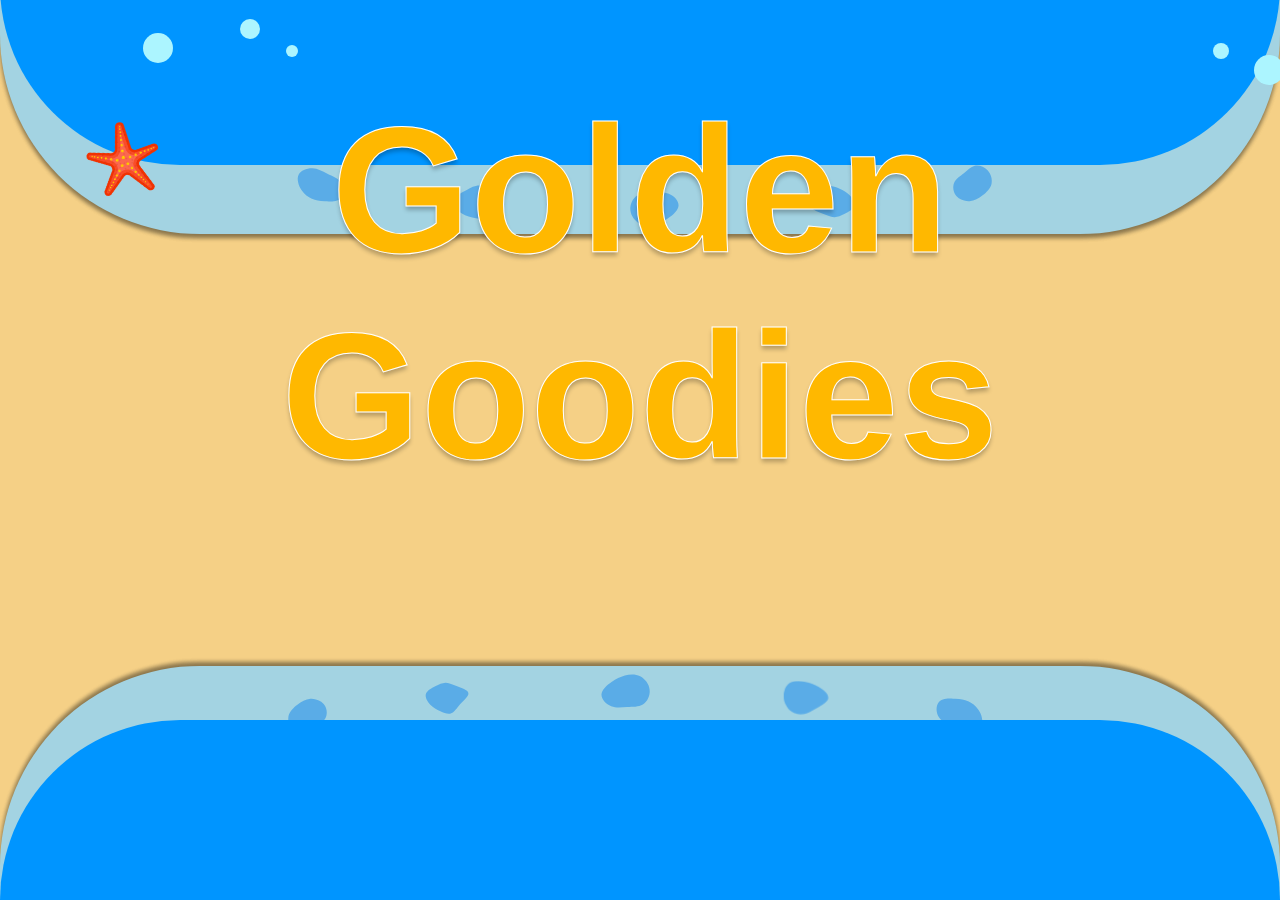
<file: index.html>
<!DOCTYPE html>
<html lang="en">
<head>
    <meta charset="UTF-8">
    <meta http-equiv="X-UA-Compatible" content="IE=edge">
    <meta name="viewport" content="width=device-width, initial-scale=1.0">
    <title>Home page</title>
    <link rel="stylesheet" href="css/style.css">
    <link rel="manifest" href="manifest.json">
</head>
<body class="body_bg_cl">
    <header>
        <div class="title">
            <h1>Golden</h1>
            <h1>Goodies</h1>
        </div>   
        <img class="starfish" src="img/starfish.png" alt="">
    </header>
    <div>
        <svg width='100' height='100' class="circle" id="circle1"><circle cx='30' cy='30' r='15' fill='#ACF5FF' /></svg>
        <svg width='100' height='100' class="circle" id="circle2"><circle cx='20' cy='20' r='10' fill='#ACF5FF' /></svg>
        <svg width='100' height='100' class="circle" id="circle3"><circle cx='10' cy='10' r='6' fill='#ACF5FF' /></svg>
        <svg width='100' height='100' class="circle" id="circle4"><circle cx='25' cy='25' r='15' fill='#ACF5FF' /></svg>
        <svg width='100' height='100' class="circle" id="circle5"><circle cx='15' cy='15' r='8' fill='#ACF5FF' /></svg>
    </div>
    
    <div class="elipse">
        <svg class="bubble" id="bubble1" viewBox="0 0 900 600" version="1.1"><g transform="translate(447.08231838479327 311.3558397159758)"><path d="M174.5 -150C224.5 -124.5 262.2 -62.2 249.4 -12.8C236.5 36.5 173.1 73.1 123.1 98.1C73.1 123.1 36.5 136.5 -4.9 141.5C-46.4 146.4 -92.9 142.9 -141.9 117.9C-190.9 92.9 -242.4 46.4 -245.9 -3.4C-249.3 -53.3 -204.5 -106.5 -155.5 -132C-106.5 -157.5 -53.3 -155.3 4.5 -159.7C62.2 -164.2 124.5 -175.5 174.5 -150" fill="rgb(90, 172, 231)"></path></g></svg>
        <svg class="bubble" id="bubble2" viewBox="0 0 900 600" version="1.1"><g transform="translate(443.29072794851845 288.54359724701953)"><path d="M153.5 -164C183 -124 180 -62 171.4 -8.6C162.8 44.8 148.6 89.6 119.1 139.6C89.6 189.6 44.8 244.8 4.7 240.1C-35.4 235.4 -70.7 170.7 -100.2 120.7C-129.7 70.7 -153.4 35.4 -161.1 -7.8C-168.9 -50.9 -160.8 -101.8 -131.3 -141.8C-101.8 -181.8 -50.9 -210.9 5.5 -216.5C62 -222 124 -204 153.5 -164" fill="rgb(90, 172, 231)"></path></g></svg>
        <svg class="bubble" id="bubble3" viewBox="0 0 900 600" version="1.1"><g transform="translate(447.2399631824156 282.3718381557526)"><path d="M123.5 -112.2C164.5 -82.5 205.2 -41.2 218.1 12.8C230.9 66.9 215.9 133.9 174.9 175.9C133.9 217.9 66.9 234.9 15.8 219.1C-35.4 203.4 -70.7 154.7 -109.4 112.7C-148 70.7 -190 35.4 -207.7 -17.7C-225.4 -70.7 -218.8 -141.4 -180.1 -171.1C-141.4 -200.8 -70.7 -189.4 -14.7 -174.6C41.2 -159.9 82.5 -141.8 123.5 -112.2" fill="rgb(90, 172, 231)"></path></g></svg>
        <svg class="bubble" id="bubble4" viewBox="0 0 900 600" version="1.1"><g transform="translate(472.76274490242076 316.4076519022509)"><path d="M98.3 -120.7C128.5 -91.9 154.9 -61.9 172.5 -21.6C190.1 18.7 199 69.3 177.4 98.3C155.8 127.3 103.7 134.6 60 139.7C16.2 144.7 -19.3 147.5 -49.5 136.4C-79.8 125.2 -104.8 100.1 -145 66.4C-185.1 32.6 -240.3 -9.7 -235.3 -42.1C-230.4 -74.6 -165.3 -97 -116.1 -122.5C-66.8 -148 -33.4 -176.5 0.3 -176.9C34.1 -177.3 68.1 -149.5 98.3 -120.7" fill="rgb(90, 172, 231)"></path></g></svg>
        <svg class="bubble" id="bubble5" viewBox="0 0 900 600" version="1.1"><g transform="translate(427.18921469042135 298.01338726796916)"><path d="M171 -183.3C207.2 -134.8 212.1 -67.4 209.4 -2.7C206.7 62 196.3 124 160.1 174C124 224 62 262 0.1 261.9C-61.8 261.8 -123.5 223.5 -148.5 173.5C-173.5 123.5 -161.8 61.8 -160.8 0.9C-159.9 -59.9 -169.7 -119.7 -144.7 -168.2C-119.7 -216.7 -59.9 -253.9 3.8 -257.6C67.4 -261.4 134.8 -231.8 171 -183.3" fill="rgb(90, 172, 231)"></path></g></svg>
    </div>
    <main>
        <a class="play-button" href="game.html">PLAY</a>
    </main>
    <footer>
        
        <div class="footer_bubbles">
            <!-- <svg width='100' height='100' class="footer_circle" id="footer_circle1"><circle cx='30' cy='30' r='15' fill='#ACF5FF' /></svg>
            <svg width='100' height='100' class="footer_circle" id="footer_circle2"><circle cx='20' cy='20' r='10' fill='#ACF5FF' /></svg>
            <svg width='100' height='100' class="footer_circle" id="footer_circle3"><circle cx='10' cy='10' r='6' fill='#ACF5FF' /></svg>
            <svg width='100' height='100' class="footer_circle" id="footer_circle4"><circle cx='25' cy='25' r='15' fill='#ACF5FF' /></svg>
            <svg width='100' height='100' class="footer_circle" id="footer_circle5"><circle cx='15' cy='15' r='8' fill='#ACF5FF' /></svg>
            <svg width='100' height='100' class="footer_circle" id="footer_circle6"><circle cx='20' cy='20' r='13' fill='#ACF5FF' /></svg>
            <svg width='100' height='100' class="footer_circle" id="footer_circle7"><circle cx='15' cy='15' r='8' fill='#ACF5FF' /></svg> -->
        </div>
        
        <div class="elipse">
            <svg class="bubble" id="bubble1" viewBox="0 0 900 600" version="1.1"><g transform="translate(447.08231838479327 311.3558397159758)"><path d="M174.5 -150C224.5 -124.5 262.2 -62.2 249.4 -12.8C236.5 36.5 173.1 73.1 123.1 98.1C73.1 123.1 36.5 136.5 -4.9 141.5C-46.4 146.4 -92.9 142.9 -141.9 117.9C-190.9 92.9 -242.4 46.4 -245.9 -3.4C-249.3 -53.3 -204.5 -106.5 -155.5 -132C-106.5 -157.5 -53.3 -155.3 4.5 -159.7C62.2 -164.2 124.5 -175.5 174.5 -150" fill="rgb(90, 172, 231)"></path></g></svg>
            <svg class="bubble" id="bubble2" viewBox="0 0 900 600" version="1.1"><g transform="translate(443.29072794851845 288.54359724701953)"><path d="M153.5 -164C183 -124 180 -62 171.4 -8.6C162.8 44.8 148.6 89.6 119.1 139.6C89.6 189.6 44.8 244.8 4.7 240.1C-35.4 235.4 -70.7 170.7 -100.2 120.7C-129.7 70.7 -153.4 35.4 -161.1 -7.8C-168.9 -50.9 -160.8 -101.8 -131.3 -141.8C-101.8 -181.8 -50.9 -210.9 5.5 -216.5C62 -222 124 -204 153.5 -164" fill="rgb(90, 172, 231)"></path></g></svg>
            <svg class="bubble" id="bubble3" viewBox="0 0 900 600" version="1.1"><g transform="translate(447.2399631824156 282.3718381557526)"><path d="M123.5 -112.2C164.5 -82.5 205.2 -41.2 218.1 12.8C230.9 66.9 215.9 133.9 174.9 175.9C133.9 217.9 66.9 234.9 15.8 219.1C-35.4 203.4 -70.7 154.7 -109.4 112.7C-148 70.7 -190 35.4 -207.7 -17.7C-225.4 -70.7 -218.8 -141.4 -180.1 -171.1C-141.4 -200.8 -70.7 -189.4 -14.7 -174.6C41.2 -159.9 82.5 -141.8 123.5 -112.2" fill="rgb(90, 172, 231)"></path></g></svg>
            <svg class="bubble" id="bubble4" viewBox="0 0 900 600" version="1.1"><g transform="translate(472.76274490242076 316.4076519022509)"><path d="M98.3 -120.7C128.5 -91.9 154.9 -61.9 172.5 -21.6C190.1 18.7 199 69.3 177.4 98.3C155.8 127.3 103.7 134.6 60 139.7C16.2 144.7 -19.3 147.5 -49.5 136.4C-79.8 125.2 -104.8 100.1 -145 66.4C-185.1 32.6 -240.3 -9.7 -235.3 -42.1C-230.4 -74.6 -165.3 -97 -116.1 -122.5C-66.8 -148 -33.4 -176.5 0.3 -176.9C34.1 -177.3 68.1 -149.5 98.3 -120.7" fill="rgb(90, 172, 231)"></path></g></svg>
            <svg class="bubble" id="bubble5" viewBox="0 0 900 600" version="1.1"><g transform="translate(427.18921469042135 298.01338726796916)"><path d="M171 -183.3C207.2 -134.8 212.1 -67.4 209.4 -2.7C206.7 62 196.3 124 160.1 174C124 224 62 262 0.1 261.9C-61.8 261.8 -123.5 223.5 -148.5 173.5C-173.5 123.5 -161.8 61.8 -160.8 0.9C-159.9 -59.9 -169.7 -119.7 -144.7 -168.2C-119.7 -216.7 -59.9 -253.9 3.8 -257.6C67.4 -261.4 134.8 -231.8 171 -183.3" fill="rgb(90, 172, 231)"></path></g></svg>
        </div>
        <div class="footer_background"></div>
    </footer>
</body>
</html>
</file>
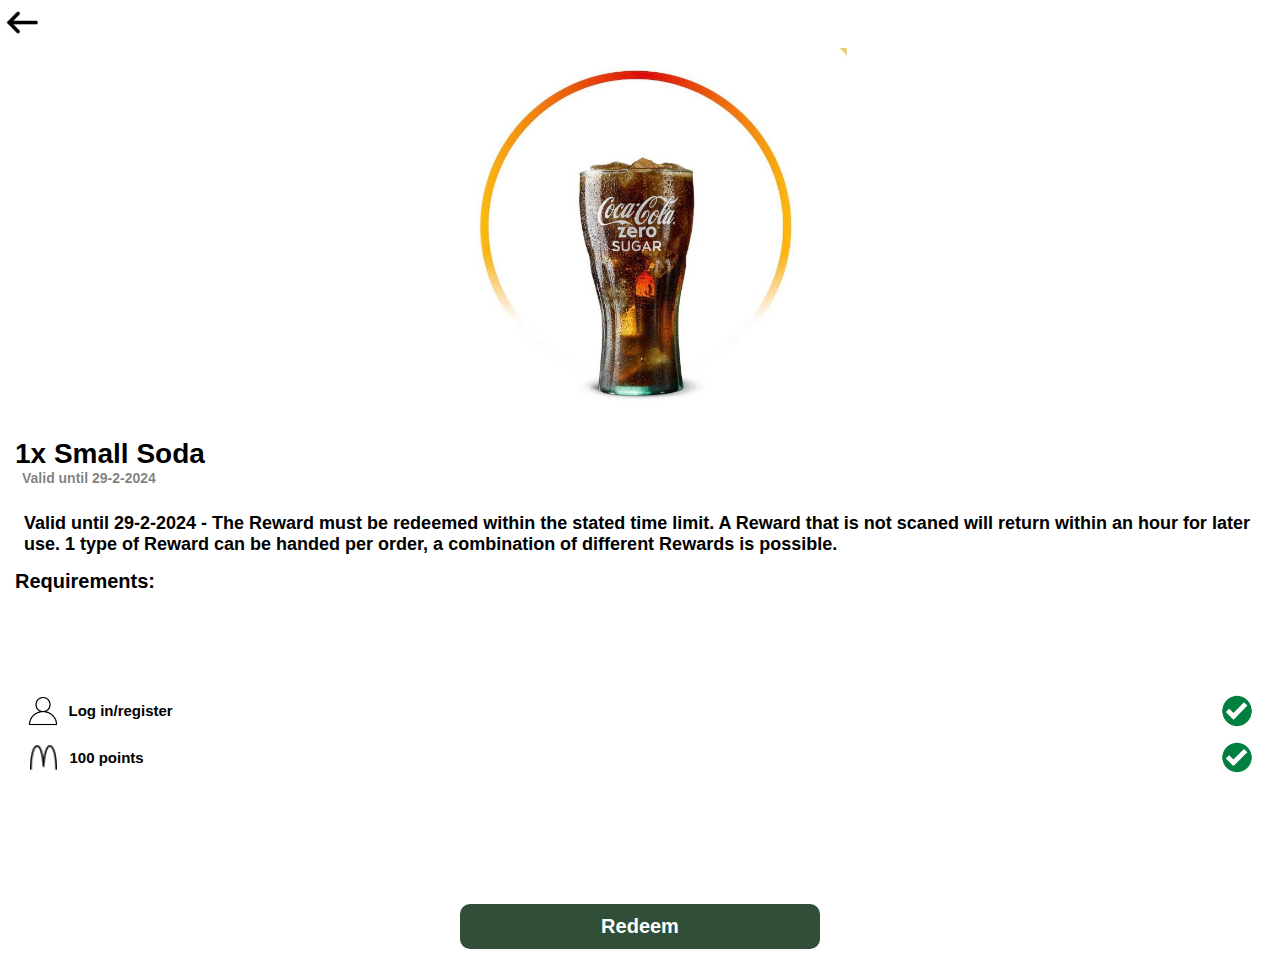
<file: cola.html>
<!DOCTYPE html>
<html lang="en" class="cola_page">
<head>
    <meta charset="UTF-8">
    <meta http-equiv="X-UA-Compatible" content="IE=edge">
    <meta name="viewport" content="width=device-width, initial-scale=1.0">
    <title>Document</title>
    <link rel="stylesheet" href="css/style.css">
</head>
<body>
    <div><a href="points_shop.html"><img class="back_arrow" src="img/arrow.png" alt=""></a></div>
    <img class="cola_img" src="img/cola.jpg" alt="">
    <section class="prize_description">
        <h1 class="prize_name">1x Small Soda</h1>
        <p>Valid until 29-2-2024</p>
        <p>Valid until 29-2-2024 - The Reward must be redeemed within the stated time limit. 
            A Reward that is not scaned will return within an hour for later use. 1 type of 
            Reward can be handed per order, a combination of different Rewards is possible.
        </p>
    </section>
    <diV id="QR"><img src="img/qr.png" alt="qr code" ></div>
    <section class="requirements">
        <h2 class="req_title">Requirements:</h2>
        <div class="req">
            <div>
                <img src="img/account.png" alt="">
                <p>Log in/register</p>
            </div>
            <img src="img/green_check_mark.png" alt="">
        </div>
        <div class="req">
            <div>
                <img id="mcdonalds_icon" src="img/mcdonald icon.png" alt="">
                <p>100 points</p>
            </div>            
            <img src="img/green_check_mark.png" alt="">
        </div>
    </section>
    <div class="red"><button class="btn_redeem" id="btn_redeem">Redeem</button></div>
    <div id="ogrooModel" class="redeem ogroobox" >
        <div class="dialog">
            <button onClick="overlay()" class="down_arrow" id="close"><img src="img/down-arrow.png" alt=""></button>
            <h2>Activate now?</h2>
            <img class="timer" src="img/time.png" alt="">
            <div class="time">
                <p>Redeem in</p>
                <p>15 minutes</p>
            </div>            
            <button class="btn_redeem" id="btn_activate">Activate</button>
            <p id="not_now">Not now</p>  
        </div>
    </div>   
    <script src="js/main.js"></script>
</body>
</html>
</file>
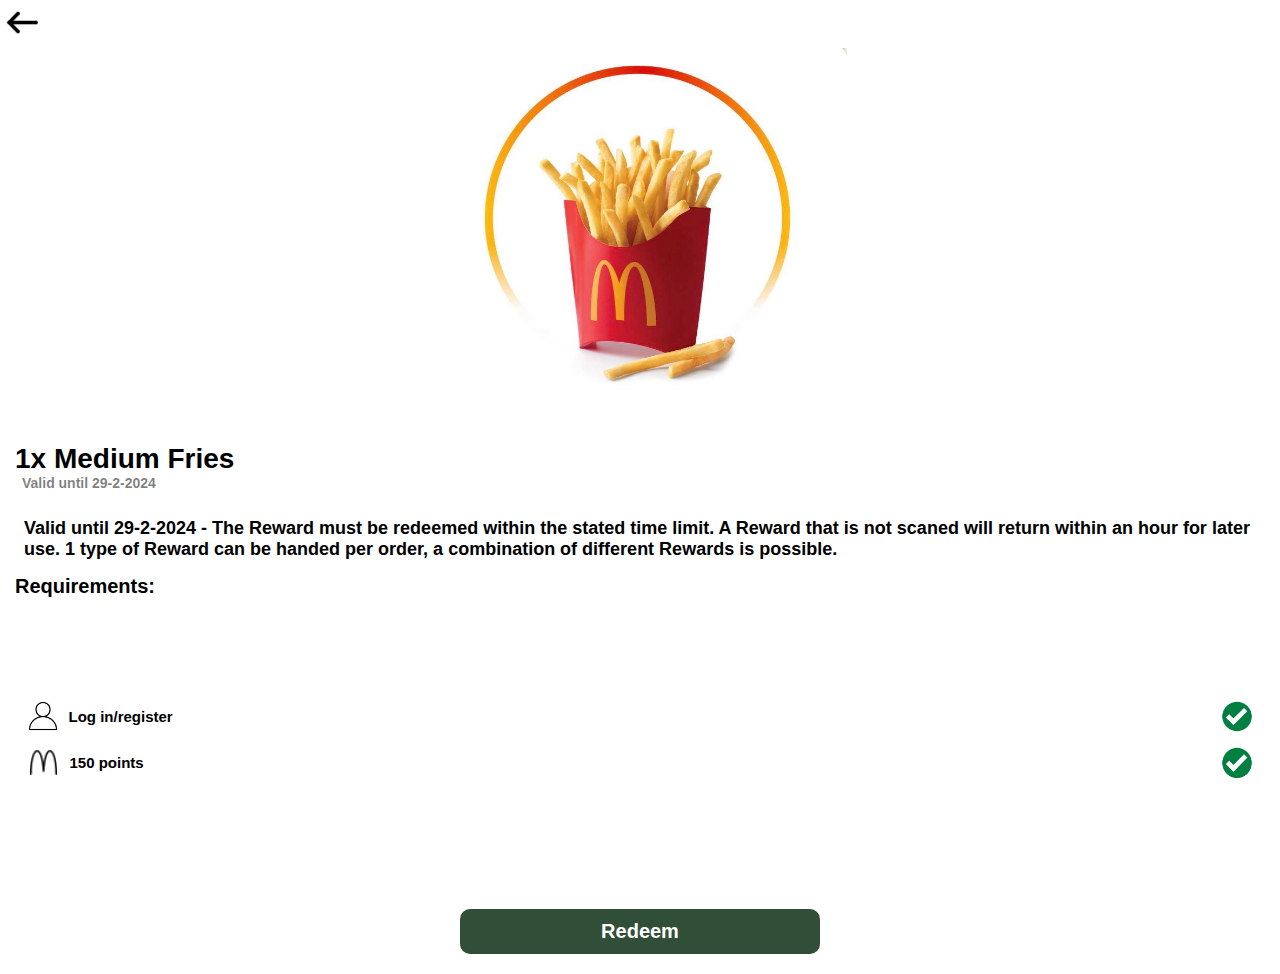
<file: fries.html>
<!DOCTYPE html>
<html lang="en" class="cola_page">
<head>
    <meta charset="UTF-8">
    <meta http-equiv="X-UA-Compatible" content="IE=edge">
    <meta name="viewport" content="width=device-width, initial-scale=1.0">
    <title>Document</title>
    <link rel="stylesheet" href="css/style.css">
</head>
<body>
    <div><a href="points_shop.html"><img class="back_arrow" src="img/arrow.png" alt=""></a></div>
    <img class="cola_img" src="img/fries.jpg" alt="">
    <section class="prize_description">
        <h1 class="prize_name">1x Medium Fries</h1>
        <p>Valid until 29-2-2024</p>
        <p>Valid until 29-2-2024 - The Reward must be redeemed within the stated time limit. 
            A Reward that is not scaned will return within an hour for later use. 1 type of 
            Reward can be handed per order, a combination of different Rewards is possible.
        </p>
    </section>
    <diV id="QR"><img src="img/qr.png" alt="qr code" ></div>
    <section class="requirements">
        <h2 class="req_title">Requirements:</h2>
        <div class="req">
            <div>
                <img src="img/account.png" alt="">
                <p>Log in/register</p>
            </div>
            <img src="img/green_check_mark.png" alt="">
        </div>
        <div class="req">
            <div>
                <img id="mcdonalds_icon" src="img/mcdonald icon.png" alt="">
                <p>150 points</p>
            </div>            
            <img src="img/green_check_mark.png" alt="">
        </div>
    </section>
    <div class="red"><button class="btn_redeem" id="btn_redeem">Redeem</button></div>
    <div id="ogrooModel" class="redeem ogroobox" >
        <div class="dialog">
            <button onClick="overlay()" class="down_arrow" id="close"><img src="img/down-arrow.png" alt=""></button>
            <h2>Activate now?</h2>
            <img class="timer" src="img/time.png" alt="">
            <div class="time">
                <p>Redeem in</p>
                <p>15 minutes</p>
            </div>            
            <button class="btn_redeem" id="btn_activate">Activate</button>
            <p id="not_now">Not now</p>  
        </div>
    </div>   
    <script src="js/main.js"></script>
</body>
</html>
</file>
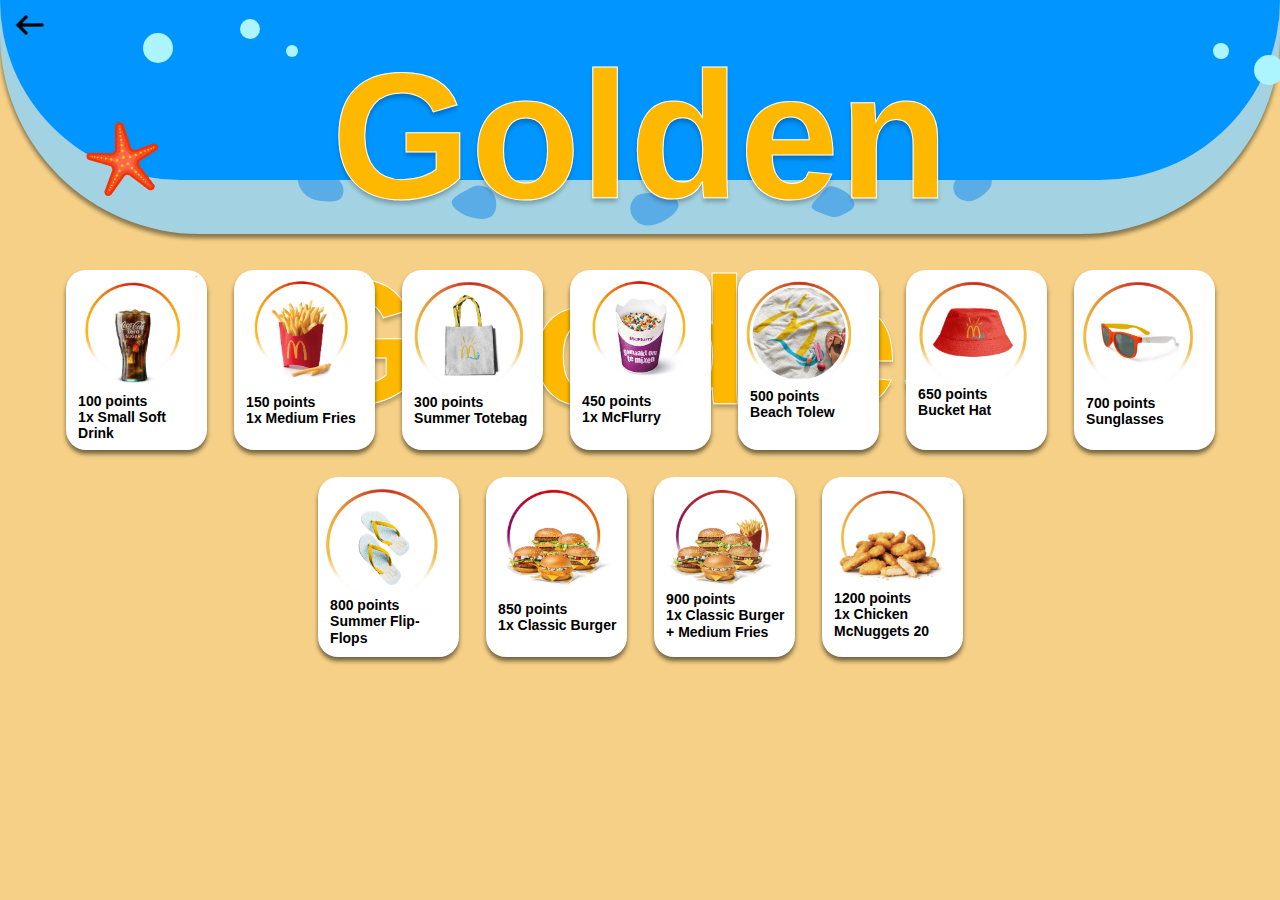
<file: points_shop.html>
<!DOCTYPE html>
<html lang="en">
<head>
    <meta charset="UTF-8">
    <meta http-equiv="X-UA-Compatible" content="IE=edge">
    <meta name="viewport" content="width=device-width, initial-scale=1.0">
    <title>Index</title>
    <link rel="stylesheet" href="css/style.css">
    <meta name="viewport" content="width=device-width, initial-scale=1">
</head>
<body>
    <header>
        <div class="icons">
            <a href="game.html"><img src="img/arrow.png" alt=""></a>
            <!-- <div class="infoOverlay">
                <img id="Overlay" src="img/info.png" alt="">
                <div id="ogrooModel" class="modalbox ogroobox" >
                    <div class="dialog">
                        <button onClick="overlay()" class="closebutton" id="close">X</button>
                        <div  style="min-height: 150px;">
                        </div>
                    </div>
                </div>                   
            </div> -->
        </div>     
        <img class="starfish" src="img/starfish.png" alt="">    
        <div class="title">
            <h1>Golden</h1>
            <h1>Goodies</h1>
        </div>   
        
    </header>
    <div>
        <svg width='100' height='100' class="circle" id="circle1"><circle cx='30' cy='30' r='15' fill='#ACF5FF' /></svg>
        <svg width='100' height='100' class="circle" id="circle2"><circle cx='20' cy='20' r='10' fill='#ACF5FF' /></svg>
        <svg width='100' height='100' class="circle" id="circle3"><circle cx='10' cy='10' r='6' fill='#ACF5FF' /></svg>
        <svg width='100' height='100' class="circle" id="circle4"><circle cx='25' cy='25' r='15' fill='#ACF5FF' /></svg>
        <svg width='100' height='100' class="circle" id="circle5"><circle cx='15' cy='15' r='8' fill='#ACF5FF' /></svg>
    </div>
    
    <div class="elipse">
        <svg class="bubble" id="bubble1" viewBox="0 0 900 600" version="1.1"><g transform="translate(447.08231838479327 311.3558397159758)"><path d="M174.5 -150C224.5 -124.5 262.2 -62.2 249.4 -12.8C236.5 36.5 173.1 73.1 123.1 98.1C73.1 123.1 36.5 136.5 -4.9 141.5C-46.4 146.4 -92.9 142.9 -141.9 117.9C-190.9 92.9 -242.4 46.4 -245.9 -3.4C-249.3 -53.3 -204.5 -106.5 -155.5 -132C-106.5 -157.5 -53.3 -155.3 4.5 -159.7C62.2 -164.2 124.5 -175.5 174.5 -150" fill="rgb(90, 172, 231)"></path></g></svg>
        <svg class="bubble" id="bubble2" viewBox="0 0 900 600" version="1.1"><g transform="translate(443.29072794851845 288.54359724701953)"><path d="M153.5 -164C183 -124 180 -62 171.4 -8.6C162.8 44.8 148.6 89.6 119.1 139.6C89.6 189.6 44.8 244.8 4.7 240.1C-35.4 235.4 -70.7 170.7 -100.2 120.7C-129.7 70.7 -153.4 35.4 -161.1 -7.8C-168.9 -50.9 -160.8 -101.8 -131.3 -141.8C-101.8 -181.8 -50.9 -210.9 5.5 -216.5C62 -222 124 -204 153.5 -164" fill="rgb(90, 172, 231)"></path></g></svg>
        <svg class="bubble" id="bubble3" viewBox="0 0 900 600" version="1.1"><g transform="translate(447.2399631824156 282.3718381557526)"><path d="M123.5 -112.2C164.5 -82.5 205.2 -41.2 218.1 12.8C230.9 66.9 215.9 133.9 174.9 175.9C133.9 217.9 66.9 234.9 15.8 219.1C-35.4 203.4 -70.7 154.7 -109.4 112.7C-148 70.7 -190 35.4 -207.7 -17.7C-225.4 -70.7 -218.8 -141.4 -180.1 -171.1C-141.4 -200.8 -70.7 -189.4 -14.7 -174.6C41.2 -159.9 82.5 -141.8 123.5 -112.2" fill="rgb(90, 172, 231)"></path></g></svg>
        <svg class="bubble" id="bubble4" viewBox="0 0 900 600" version="1.1"><g transform="translate(472.76274490242076 316.4076519022509)"><path d="M98.3 -120.7C128.5 -91.9 154.9 -61.9 172.5 -21.6C190.1 18.7 199 69.3 177.4 98.3C155.8 127.3 103.7 134.6 60 139.7C16.2 144.7 -19.3 147.5 -49.5 136.4C-79.8 125.2 -104.8 100.1 -145 66.4C-185.1 32.6 -240.3 -9.7 -235.3 -42.1C-230.4 -74.6 -165.3 -97 -116.1 -122.5C-66.8 -148 -33.4 -176.5 0.3 -176.9C34.1 -177.3 68.1 -149.5 98.3 -120.7" fill="rgb(90, 172, 231)"></path></g></svg>
        <svg class="bubble" id="bubble5" viewBox="0 0 900 600" version="1.1"><g transform="translate(427.18921469042135 298.01338726796916)"><path d="M171 -183.3C207.2 -134.8 212.1 -67.4 209.4 -2.7C206.7 62 196.3 124 160.1 174C124 224 62 262 0.1 261.9C-61.8 261.8 -123.5 223.5 -148.5 173.5C-173.5 123.5 -161.8 61.8 -160.8 0.9C-159.9 -59.9 -169.7 -119.7 -144.7 -168.2C-119.7 -216.7 -59.9 -253.9 3.8 -257.6C67.4 -261.4 134.8 -231.8 171 -183.3" fill="rgb(90, 172, 231)"></path></g></svg>
    </div>

    <ul class="products">
        <a href="cola.html">
            <li class="item">
                <img class="product" src="img/cola.jpg"> 
                <p class="points_no">100 points</p>
                <p class="description">1x Small Soft Drink</p>
            </li>
        </a>
        <a href="fries.html">
            <li class="item">
                <img class="product" src="img/fries.jpg"> 
                <p class="points_no">150 points</p>
                <p class="description">1x Medium Fries</p>
            </li>
        </a>
        <a href="totebag.html">
            <li class="item">
                <img class="product" src="img/tote_bag.png"> 
                <p class="points_no">300 points</p>
                <p class="description">Summer Totebag</p>
            </li>
        </a>
        <li class="item">
            <img class="product" src="img/mcflurry.jpg"> 
            <p class="points_no">450 points</p>
            <p class="description">1x McFlurry</p>
        </li>
        <li class="item">
            <img class="" src="img/beach_towel.png" width="110px"> 
            <p class="points_no">500 points</p>
            <p class="description">Beach Tolew</p>
        </li>
        <li class="item">
            <img class="product" src="img/bucket_hat.png"> 
            <p class="points_no">650 points</p>
            <p class="description">Bucket Hat</p>
        </li>
        <li class="item">
            <img class="product" src="img/sunglasses.png"> 
            <p class="points_no">700 points</p>
            <p class="description">Sunglasses</p>
        </li>
        <li class="item">
            <img class="" src="img/flip-flops.png" width="120px"> 
            <p class="points_no">800 points</p>
            <p class="description">Summer Flip-Flops</p>
        </li>
        <li class="item">
            <img class="product" src="img/burgers.jpg"> 
            <p class="points_no">850 points</p>
            <p class="description">1x Classic Burger</p>
        </li> 
        <li class="item">
            <img class="product" src="img/burger_fries.jpg"> 
            <p class="points_no">900 points</p>
            <p class="description">1x Classic Burger + Medium Fries</p>
        </li>  
        <li class="item">
            <img class="product" src="img/nuggets.jpg"> 
            <p class="points_no">1200 points</p>
            <p class="description">1x Chicken McNuggets 20</p>
        </li>
    </ul>
</body>
</html>
</file>
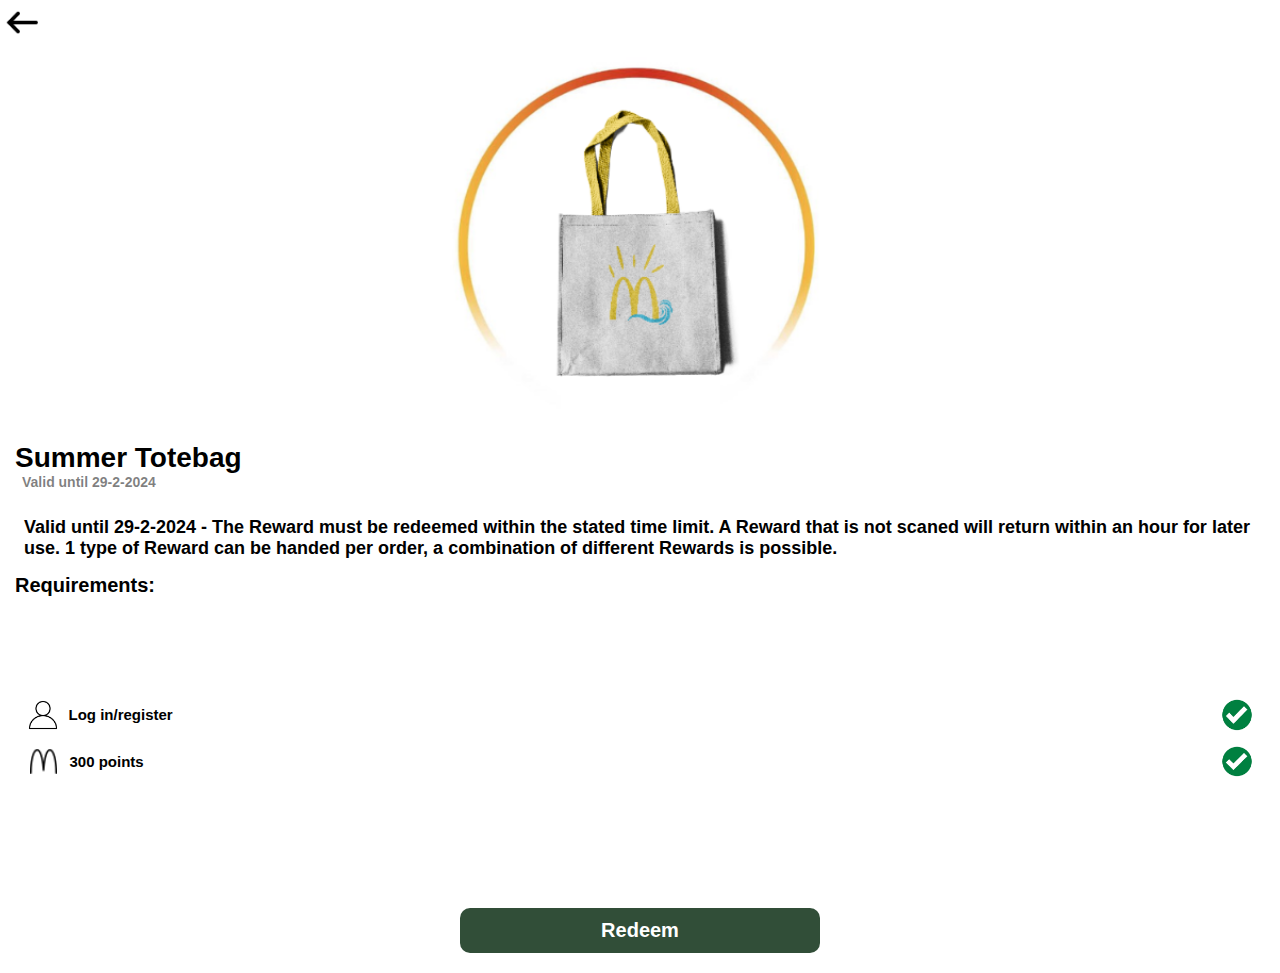
<file: totebag.html>
<!DOCTYPE html>
<html lang="en" class="cola_page">
<head>
    <meta charset="UTF-8">
    <meta http-equiv="X-UA-Compatible" content="IE=edge">
    <meta name="viewport" content="width=device-width, initial-scale=1.0">
    <title>Document</title>
    <link rel="stylesheet" href="css/style.css">
</head>
<body>
    <div><a href="points_shop.html"><img class="back_arrow" src="img/arrow.png" alt=""></a></div>
    <img class="cola_img" src="img/tote_bag.png" alt="">
    <section class="prize_description">
        <h1 class="prize_name">Summer Totebag</h1>
        <p>Valid until 29-2-2024</p>
        <p>Valid until 29-2-2024 - The Reward must be redeemed within the stated time limit. 
            A Reward that is not scaned will return within an hour for later use. 1 type of 
            Reward can be handed per order, a combination of different Rewards is possible.
        </p>
    </section>
    <diV id="QR"><img src="img/qr.png" alt="qr code" ></div>
    <section class="requirements">
        <h2 class="req_title">Requirements:</h2>
        <div class="req">
            <div>
                <img src="img/account.png" alt="">
                <p>Log in/register</p>
            </div>
            <img src="img/green_check_mark.png" alt="">
        </div>
        <div class="req">
            <div>
                <img id="mcdonalds_icon" src="img/mcdonald icon.png" alt="">
                <p>300 points</p>
            </div>            
            <img src="img/green_check_mark.png" alt="">
        </div>
    </section>
    <div class="red"><button class="btn_redeem" id="btn_redeem">Redeem</button></div>
    <div id="ogrooModel" class="redeem ogroobox" >
        <div class="dialog">
            <button onClick="overlay()" class="down_arrow" id="close"><img src="img/down-arrow.png" alt=""></button>
            <h2>Activate now?</h2>
            <img class="timer" src="img/time.png" alt="">
            <div class="time">
                <p>Redeem in</p>
                <p>15 minutes</p>
            </div>            
            <button class="btn_redeem" id="btn_activate">Activate</button>
            <p id="not_now">Not now</p>  
        </div>
    </div>   
    <script src="js/main.js"></script>
</body>
</html>
</file>
<file: css/style.css>
:root{
    --red: #EA0802;
    --yellow: #FFB800;
    --white: #fff;
    --black: #000;
    --blue: rgb(0, 149, 255);
    --sand_yellow: #F5D086;
    --baby_blue: rgba(163, 211, 226, 1);
    --green: #264F36;
}

/**********************/
/*       General      */
/**********************/


*{
    box-sizing: border-box;
    margin: 0;
    padding: 0;
}

html{
    background: var(--sand_yellow);
    font-family: Arial, Helvetica, sans-serif;
    font-style: normal;
    font-weight: 700;
    font-size: 14px;
}

a{
    text-decoration: none;
    color: #000;
}


/**********************/
/*  Reward list page  */
/**********************/

a li{
    padding: 0;
    margin: 0;
}

ul{
    display: grid;
    grid-template-columns: repeat(2, 1fr);
    flex-wrap: wrap;
    list-style-type: none;
    margin-top: 10vh;
    gap: 3vh;

}

.products{
    display: flex;
    justify-content: center;
}

.item{
    width: 141px;
    height: 180px;
    background: #FFFFFF;
    box-shadow: 0px 4px 4px rgba(0, 0, 0, 0.52);
    border-radius: 20px;
    overflow: hidden;
    padding: 0.4em;
}
.product{
    width: 9em;
}
p{
    margin-left: 0.5em;
}
.points_no{
    font-weight: 800;
}
.description{
    line-height: 1.2;
}


/**********************/
/*         Map        */
/**********************/

#map{
    height: 100%;
    width: 100%;
    position: absolute;
    z-index: -2;
    top: 0;
}

.totalPoints{
    background-color: var(--blue);
    position: absolute;
    bottom: 17%;
    left: 0;
    color: var(--white);
    max-width: 100%;
    height: 5vh;
    font-size: 4.5vw;
    padding: 10px;
    display: flex;
    align-items: center;
    border-radius: 0 10px 10px 0;
}

.totalPoints p{
    margin-right: 12px;
}

.shop{
    background-color: var(--blue);
    border-radius: 50%;
    position: absolute;
    bottom: 6%;
    left: 41%;
    padding: 4%;

}

.shop img{
    width: 40px;
    height: 40px;

}


.infoOverlay{
    position: absolute;
    z-index: 2;
    right: 0%;
}

#overlay{
    cursor:pointer;
}

.modalbox, .points {
    min-width: 100%;
    position: fixed;
    top: 0;
    right: 0;
    bottom: 0;
    left: 0;
    background: rgba(0, 0, 0, 0.5);
    z-index: 99999;
    pointer-events: auto;
    display:none;
    overflow-y:auto;
    -webkit-overflow-scrolling: touch;
}

.modalbox >.dialog {
    margin: auto;
    max-width: 80%;
    max-height: 80%;
    position: relative;
    top: 15%;
    margin-left: 8%;
    padding: 5px 10px;
    border-radius: 10px;
    background: var(--sand_yellow);
    box-shadow: 0 0 10px #000000;
    display: block;
    pointer-events: auto;
}

.points >.dialog {
    max-width: 100%;
    height: 100%;
    position: relative;
    top: 0%;
    background: rgba(0, 149, 255, 0.51);
    display: block;
    pointer-events: auto;
    text-align: center;
    color: var(--white);
    font-family: Arial, Helvetica, sans-serif;
    font-weight: 900;
    font-size: 34px;
}

.goodies{
    width: 48vh;
}

.closebutton {
    float: right;
    font-size: 30px;
    font-weight: 700;
    border: none;
    background-color: transparent;
    color: #000;
    z-index: 9999;
    cursor:pointer;
}


/**********************/
/*    Header design   */
/**********************/

header{
    background-color: var(--blue);
    height: 20vh;
    width: 100vw;
    border-radius: 0 0 200px 200px;
}

.icons{
    display: flex;
    justify-content: space-between;
}

header img{
    margin: 5px 10px 0px 10px;
    width: 40px;
    height: 40px;
}

.title{
    text-align: center;
    text-shadow: 0px 4px 4px rgba(0, 0, 0, 0.25);
    font-family: Arial, Helvetica, sans-serif;
    color: var(--yellow);
    font-size: 7vw;
    -webkit-text-stroke: 1px var(--white);
    margin-top: -15px;
}

.elipse{
    background-color: rgba(163, 211, 226, 1);
    position: absolute;
    top: 0;
    z-index: -1;
    height: 26vh;
    width: 100vw;
    border-radius: 0 0 200px 200px;
    box-shadow: 0px 4px 4px rgba(0, 0, 0, 0.25), 0px 4px 4px rgba(0, 0, 0, 0.25);
}

.starfish{
    position: absolute;
    top: 13%;
    left: 6%;
    width: 8vh;
    height: 8vh;
    transform: rotate(-7deg);
}

.bubble{
    position: absolute;
    width: 30%;
    height: 25%;
}

#bubble1{
    top: 67%;
    left: 10%;
    transform: rotate(30deg);
}

#bubble2{
    top: 74%;
    left: 22%;
    transform: rotate(90deg);
}

#bubble3{
    top: 76%;
    left: 36%;
    transform: rotate(130deg);
}

#bubble4{
    top: 74%;
    left: 50%;
    transform: rotate(-20deg);
}

#bubble5{
    height: 20%;
    top: 69%;
    left: 61%;
    transform: rotate(50deg);
}

.circle{
    position: absolute;
    z-index: 1;
}

#circle1{
    top: 2%;
    left: 10%;
}

#circle2{
    top: 1%;
    left: 18%;
}

#circle3{
    top: 4.5%;
    left: 22%;
}

#circle4{
    top: 5%;
    right: -5%;
}

#circle5{
    top: 4%;
    right: -2%;
}



/**********************/
/*     Play button    */
/**********************/

main {
    position: relative;
    text-align: center;
}

.body_bg_cl .title{
    padding-top: 8%;
}

a.play-button{
    margin-top: 45%;
    background-color: var(--green);
    color: #fff;
    font-size: 72px;
    font-weight: 800;
    font-family: Arial, Helvetica, sans-serif;
    text-decoration: none;
    padding: 14px 15px;
    border: 0px solid #000;
    border-radius: 24px;
    display: inline-block;
    box-shadow: 0px 0px 10px 0px #2D2D2D;
    text-shadow: 2px 2px 0px #000;   
   }
   a.play-button:hover{
    background: linear-gradient(to right,#5482d0 ,#7d5ee3);
    background-color: var(--green);
   }
   a.play-button:active{
    transform: scale(0.95);
   }


/**********************/
/*       Footer       */
/**********************/

footer {
    z-index: 1;
    position: absolute;
    background-color: var(--blue);
    height: 20vh;
    width: 100vw;
    border-radius: 0 0 200px 200px;
    top: 80%;
    transform: rotate(180deg);
}

.footer_bubbles{
    position: relative;
    z-index: 4;
}

.footer_background {
    position: absolute;
    bottom: 0;
    background-color: var(--blue);
    height: 20vh;
    width: 100vw;
    border-radius: 0 0 200px 200px;
    z-index: 3;
}

.footer_circle{
    position: absolute;
    z-index: 99;
}                                                                                                                                    

#footer_circle1{
    top: 50%;
    left: 10%;
}


/************************/
/*     Rewards pages    */
/************************/

.cola_page{
    background-color: #fff;
}

.back_arrow{
    width: 5vh;
}

.cola_img{
    display: block;
    margin-left: auto;
    margin-right: auto;
    width: 46vh;

}

.prize_name{
    font-size: 28px;
}

.prize_description{
    margin: 15px;
}

.prize_description :nth-child(2){
    color: #00000081;
    margin-bottom: 3vh;
}

.prize_description :nth-child(3){
    font-size: 18px;
}

.requirements{
    margin: 15px;   
    font-size: 15px;
}

.requirements img{
    width: 4vh;
}

.req_title{
    font-size: 20px;
    margin-bottom: 8%;
}

.req{
    display: flex;
    justify-content: space-between;
    margin: 10px;
    align-items: center;
}

.req :nth-child(1){
    display: flex;
    align-items: center;
}

#mcdonalds_icon{
    width: 3vh;
    margin: 5px;
}

.btn_redeem{
    background-color: rgba(49, 78, 56, 1);
    color: #fff;
    width: 40vh;
    height: 5vh;
    font-size: 20px;
    font-weight: bold;
    border: none;
    border-radius: 10px;
    margin: 0;
}

#not_now {
    margin: 1.5vh;
    margin-bottom: 3.5vh;
    background: #fff;
}

.red{
    text-align: center;
    margin-top: 10%;
    margin-bottom: 20px;
}

.modalbox, .redeem {
    min-width: 100%;
    position: fixed;
    top: 0;
    right: 0;
    bottom: 0;
    left: 0;
    background: rgba(0, 0, 0, 0.5);
    z-index: 99999;
    pointer-events: auto;
    display:none;
    overflow-y:auto;
    -webkit-overflow-scrolling: touch;
}

.redeem >.dialog {
    max-width: 100%;
    width: 100%;
    max-height: 50%;
    position: absolute;
    bottom: 0;
    background: #fff;
    display: block;
    pointer-events: auto;
    text-align: center;
}

.down_arrow{
    border: none;
    background-color: transparent;
    z-index: 9999;
    cursor:pointer;
}

.down_arrow img{
    width: 10%;
}

.timer{
    width: 10vh;
    margin-top: 2vh;
}

.time{
    text-align: left;
    border-top: 1px solid #0000006f;
    border-bottom: 1px solid #0000006f;
    max-width: 90%;
    margin: 5%;
    padding: 2%;
    padding-left: 0;
    font-size: 16px;
}

.dialog :nth-child(6):not(.excl){
    margin-top: 5%;
    color: rgba(49, 78, 56, 1);
}

#QR {
    display: none;
}

#QR img {
    position: absolute;
    top: 20vh;
    left: 40%;
    display: block;
    width: 20%;
}


/**********************/
/*  Instrucions popup */
/**********************/

.instructions{
    padding: 2vh;
    text-align: center;
    font-size: 4vw;
}

.instructions h2{
    font-size: 7vw;
    margin: 1vh 0 2.5vh 0;
}

.instr{
    text-align: left;
    color: var(--black);
}

.instr div{
    margin: 5%;
    margin-left: 18%;
}

.instr p{
    margin: 2%;
}

.instr img{
    width: 10%;
    height: 10%;
    margin: 0;
    padding: 0;
    margin-bottom: -9px;
}
</file>
